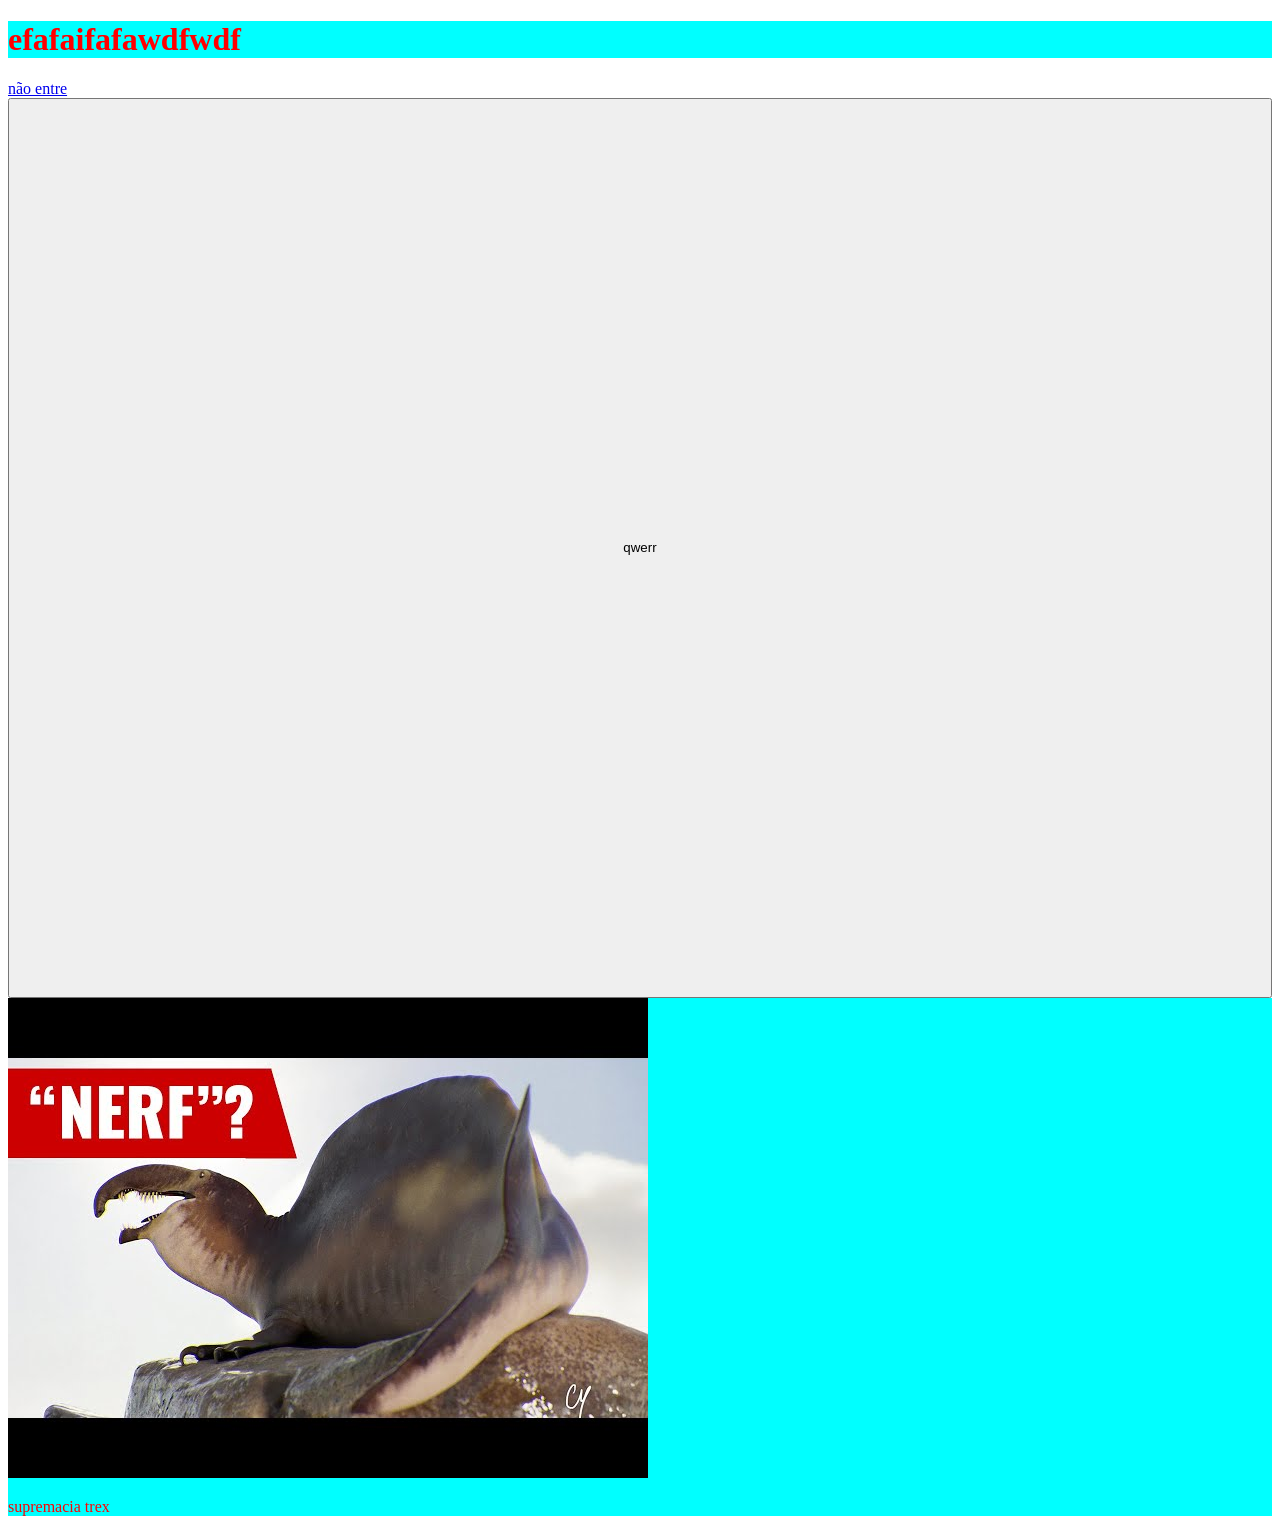
<file: index.html>
<!DOCTYPE html>
<html lang="en">
<head>
    <meta charset="UTF-8">
    <meta name="viewport" content="width=device-width, initial-scale=1.0">
    <title>sons</title>
    <link rel="stylesheet" href="assets/css/estilo.css">
    <link rel="shortcut icon" href="assets/img/peak.jpg" type="image/jpg">
    
</head>
<body>
    <header>
        <h1>
            efafaifafawdfwdf
        </h1>
    </header>
    <div>
        <nav>
            <a href="xedni.html" title="mundo sombrio">não entre</a>
        </nav>

        <main>
            <button  onclick="playSound()">qwerr</button>
        </main>
</div>
    
    <footer><img src="assets/img/peak.jpg" alt="beta">
    <p>supremacia trex</p>
    </footer>

    <audio  id="a1">
        <source src="assets/audio/goofy-ahh-runnin.mp3" type="audio/mp3">
    </audio>
    <audio  id="a2">
        <source src="assets/audio/hollow-knight-hornet-voice-11.mp3" type="audio/mp3">
    </audio>
    <audio  id="a3">
        <source src="assets/audio/lancer-splat.mp3" type="audio/mp3">
    </audio>

    <script>
        const a1 = document.getElementById("a1")
        const a2 = document.getElementById("a2")
        const a3 = document.getElementById("a3")

        function playSound(){

            var number = Math.floor(Math.random() * (4 - 1) + 1)

            switch (number) {
                case 1:
                    a1.play()
                    break;
                case 2:
                    a2.play()
                    break;
                case 3:
                    a3.play()
                    break;
                default:
                    break;
            }

        }

        

    </script>


</body>
</html>
</file>
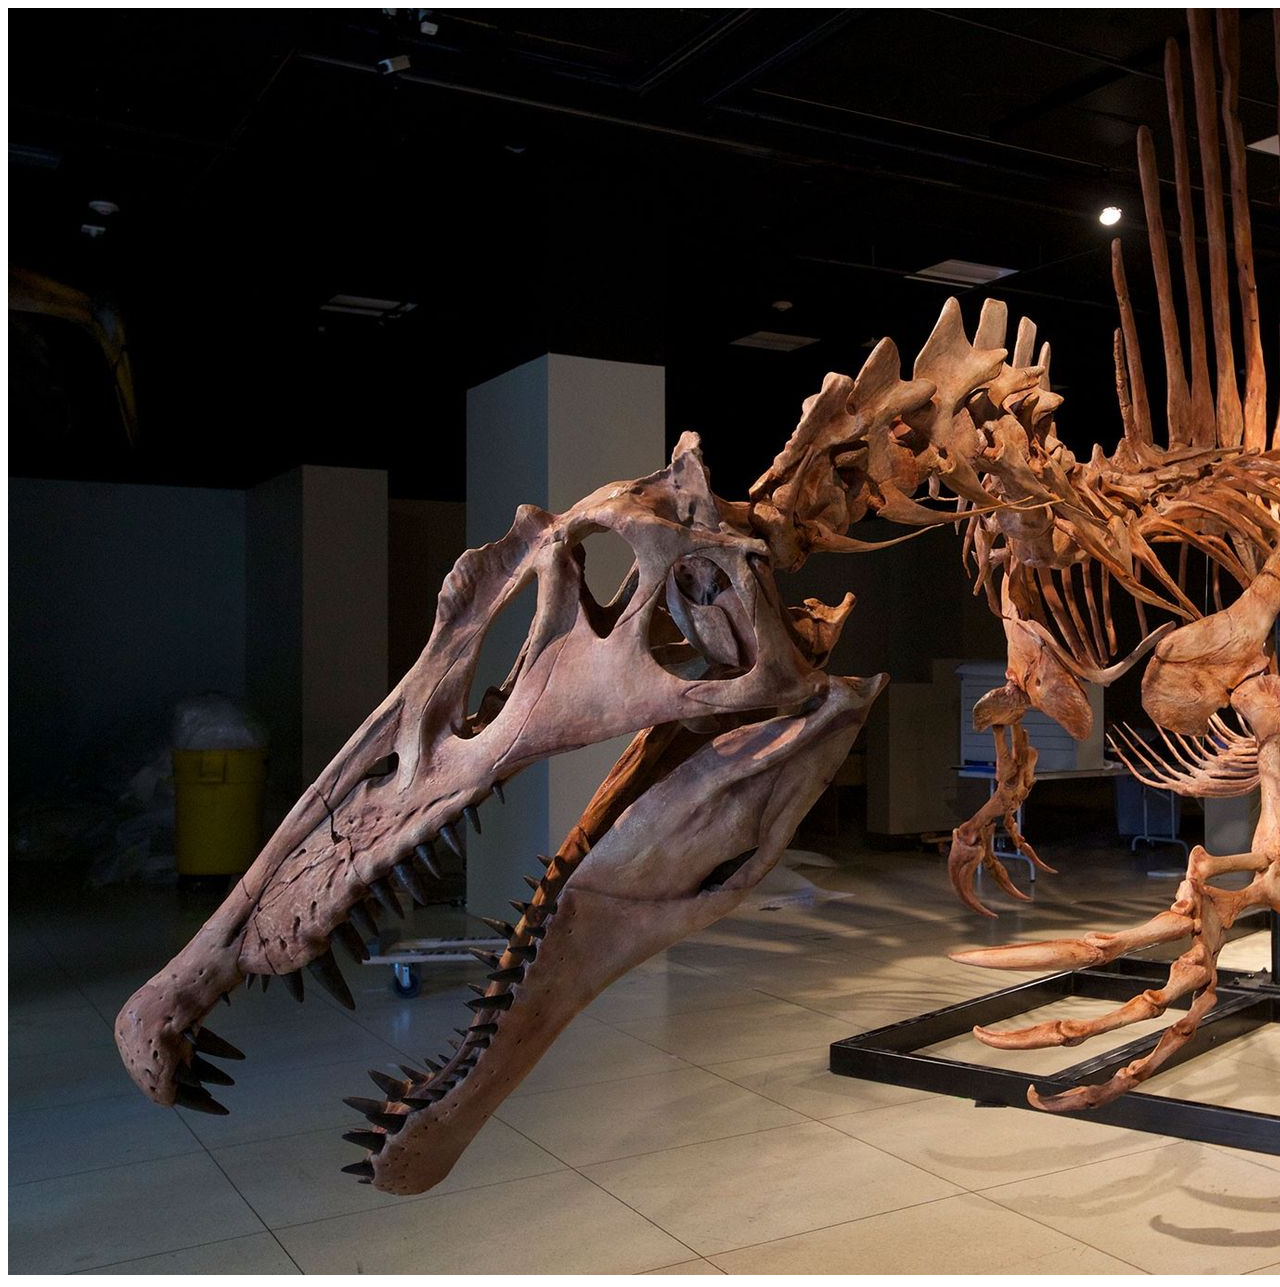
<file: xedni.html>
<!DOCTYPE html>
<html lang="en">
<head>
    <meta charset="UTF-8">
    <meta name="viewport" content="width=device-width, initial-scale=1.0">
    <title>Document</title>
</head>
<body onload="wow()">
    <div>
        <img src="assets/img/aura.jpg" alt="aura">
    </div>

    <audio id="bizzaro">
        <source src="assets/audio/weird-route-chapter-4-jingle.mp3" type="audio/mp3">
    </audio>

    <script>

        const bizzaro = document.getElementById("bizzaro")

        bizzaro.addEventListener('ended', () => {
            location.replace("index.html");
   });
        

        function wow(){
            bizzaro.play()
        }
    </script>
</body>
</html>
</file>
<file: assets/css/estilo.css>
header {
    background-color: aqua;
    color: red;
    margin-bottom: 20px solid black;
}

main {
    display: flex;
    justify-content: center;
    align-items: center;
    height: 100vh;
}

button {
    height: 100%;
    width: 100%;
}

footer {
    background-color: aqua;
    color: red;
    margin-top: 20px solid black;
}
</file>
